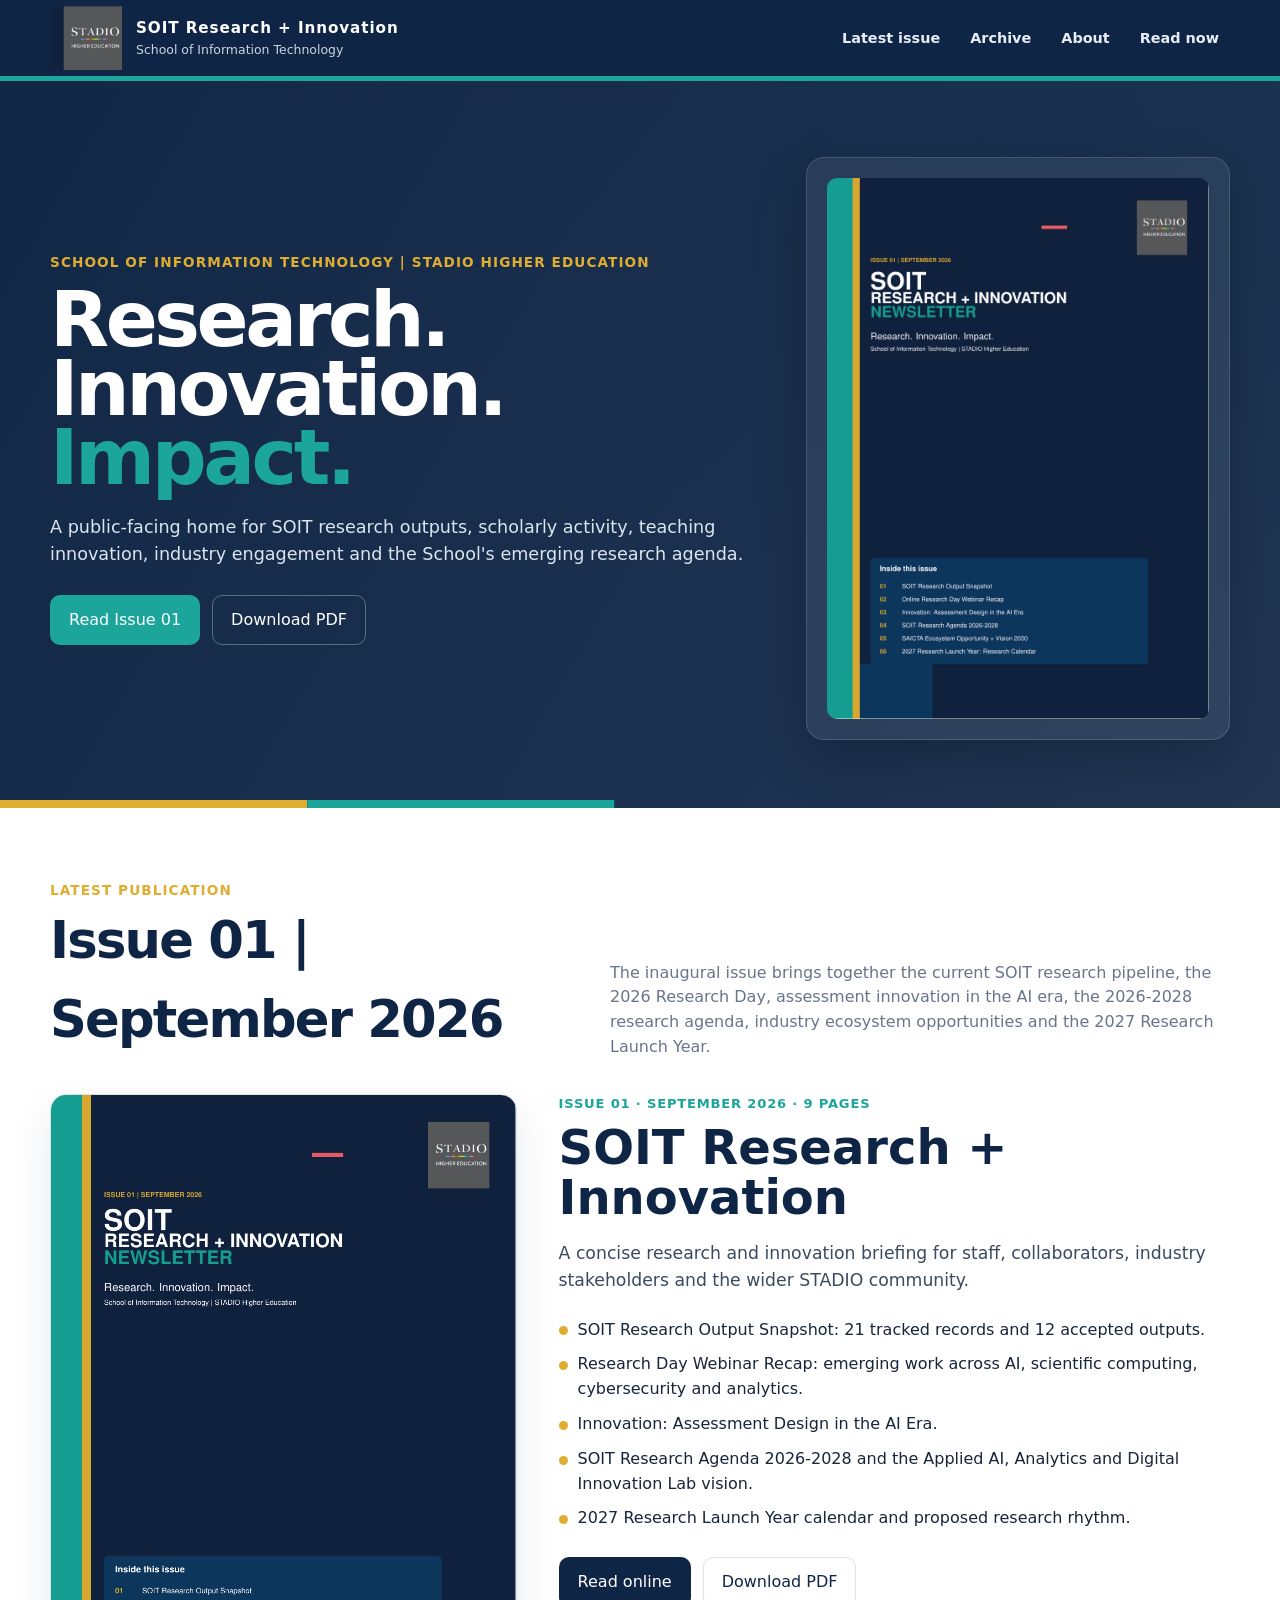
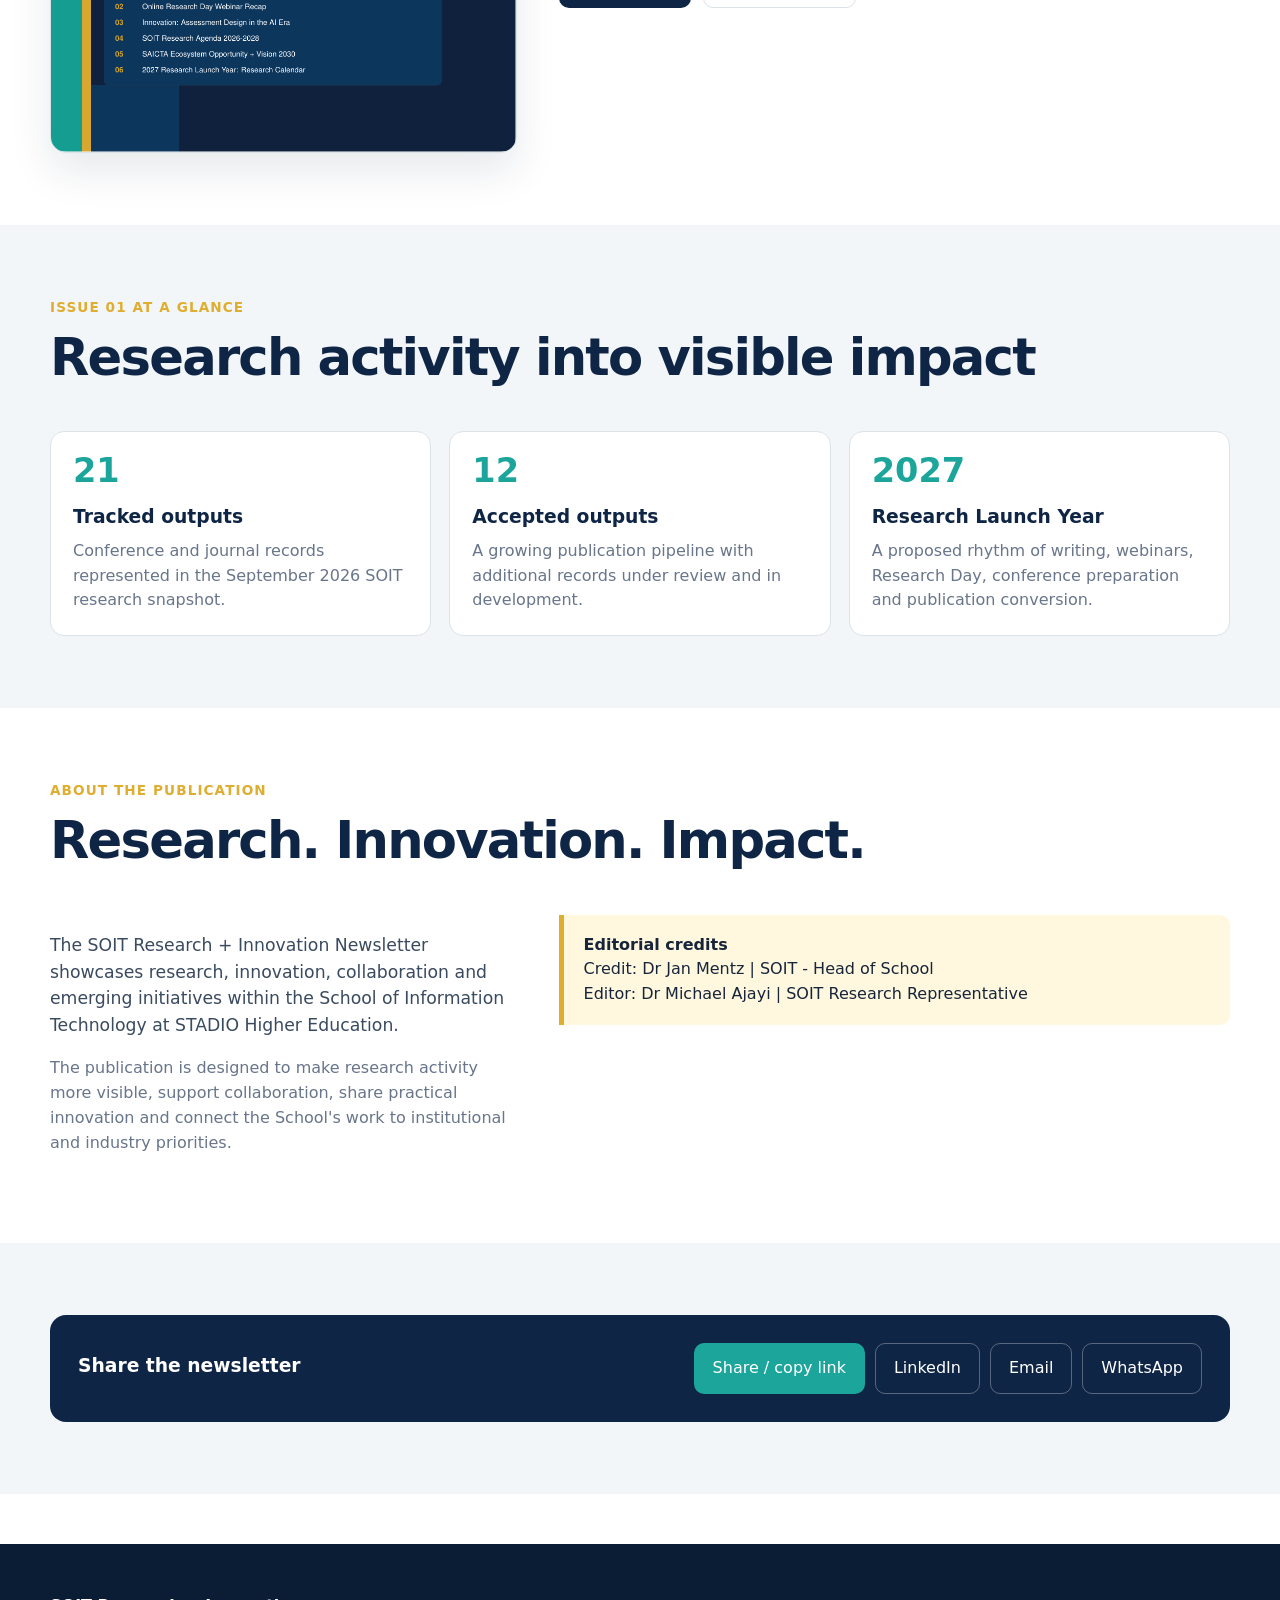
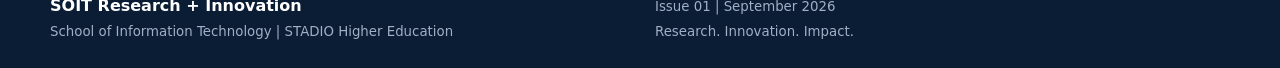
<file: docs/index.html>
<!doctype html>
<html lang="en">
<head>
  <meta charset="utf-8">
  <meta name="viewport" content="width=device-width,initial-scale=1">
  <title>SOIT Research + Innovation | STADIO Higher Education</title>
  <meta name="description" content="Research, innovation and impact from the School of Information Technology at STADIO Higher Education.">
  <meta name="theme-color" content="#0f2545">
  <link rel="alternate" type="application/rss+xml" title="SOIT Research + Innovation" href="feed.xml">
  <link rel="stylesheet" href="assets/css/style.css">
</head>
<body>
<header class="topbar">
  <div class="container nav">
    <a class="brand" href="./">
      <img src="assets/images/stadio-logo.png" alt="STADIO Higher Education">
      <div class="brand-copy"><strong>SOIT Research + Innovation</strong><span>School of Information Technology</span></div>
    </a>
    <nav class="navlinks" aria-label="Primary navigation">
      <a href="#latest">Latest issue</a>
      <a href="archive.html">Archive</a>
      <a href="#about">About</a>
      <a href="latest/">Read now</a>
    </nav>
  </div>
</header>

<main>
  <section class="hero">
    <div class="container hero-grid">
      <div>
        <div class="kicker">School of Information Technology | STADIO Higher Education</div>
        <h1>Research.<br>Innovation.<br><span class="accent">Impact.</span></h1>
        <p>A public-facing home for SOIT research outputs, scholarly activity, teaching innovation, industry engagement and the School's emerging research agenda.</p>
        <div class="actions">
          <a class="btn btn-primary" href="latest/">Read Issue 01</a>
          <a class="btn btn-secondary" href="issues/2026/issue-01/SOIT-Research-Innovation-Newsletter-Sep-2026.pdf">Download PDF</a>
        </div>
      </div>
      <div class="hero-card">
        <img src="assets/images/issue-01-cover.png" alt="Cover of SOIT Research + Innovation Newsletter, Issue 01, September 2026">
      </div>
    </div>
  </section>

  <section id="latest" class="section">
    <div class="container">
      <div class="section-head">
        <div><div class="kicker">Latest publication</div><h2>Issue 01 | September 2026</h2></div>
        <p>The inaugural issue brings together the current SOIT research pipeline, the 2026 Research Day, assessment innovation in the AI era, the 2026-2028 research agenda, industry ecosystem opportunities and the 2027 Research Launch Year.</p>
      </div>
      <div class="latest-grid">
        <a class="cover-wrap" href="latest/" aria-label="Open Issue 01"><img src="assets/images/issue-01-cover.png" alt="Issue 01 cover"></a>
        <div>
          <div class="issue-meta">Issue 01 · September 2026 · 9 pages</div>
          <h3 class="issue-title">SOIT Research + Innovation</h3>
          <p class="lede">A concise research and innovation briefing for staff, collaborators, industry stakeholders and the wider STADIO community.</p>
          <ul class="highlights">
            <li>SOIT Research Output Snapshot: 21 tracked records and 12 accepted outputs.</li>
            <li>Research Day Webinar Recap: emerging work across AI, scientific computing, cybersecurity and analytics.</li>
            <li>Innovation: Assessment Design in the AI Era.</li>
            <li>SOIT Research Agenda 2026-2028 and the Applied AI, Analytics and Digital Innovation Lab vision.</li>
            <li>2027 Research Launch Year calendar and proposed research rhythm.</li>
          </ul>
          <div class="actions">
            <a class="btn btn-navy" href="latest/">Read online</a>
            <a class="btn btn-light" href="issues/2026/issue-01/SOIT-Research-Innovation-Newsletter-Sep-2026.pdf" download>Download PDF</a>
          </div>
        </div>
      </div>
    </div>
  </section>

  <section class="section alt">
    <div class="container">
      <div class="section-head"><div><div class="kicker">Issue 01 at a glance</div><h2>Research activity into visible impact</h2></div></div>
      <div class="cards">
        <article class="card"><div class="num">21</div><h3>Tracked outputs</h3><p>Conference and journal records represented in the September 2026 SOIT research snapshot.</p></article>
        <article class="card"><div class="num">12</div><h3>Accepted outputs</h3><p>A growing publication pipeline with additional records under review and in development.</p></article>
        <article class="card"><div class="num">2027</div><h3>Research Launch Year</h3><p>A proposed rhythm of writing, webinars, Research Day, conference preparation and publication conversion.</p></article>
      </div>
    </div>
  </section>

  <section id="about" class="section">
    <div class="container">
      <div class="section-head"><div><div class="kicker">About the publication</div><h2>Research. Innovation. Impact.</h2></div></div>
      <div class="latest-grid">
        <div>
          <p class="lede">The SOIT Research + Innovation Newsletter showcases research, innovation, collaboration and emerging initiatives within the School of Information Technology at STADIO Higher Education.</p>
          <p class="muted">The publication is designed to make research activity more visible, support collaboration, share practical innovation and connect the School's work to institutional and industry priorities.</p>
        </div>
        <div class="callout">
          <strong>Editorial credits</strong><br>
          Credit: Dr Jan Mentz | SOIT - Head of School<br>
          Editor: Dr Michael Ajayi | SOIT Research Representative
        </div>
      </div>
    </div>
  </section>

  <section class="section alt">
    <div class="container">
      <div class="share-strip">
        <div><h3>Share the newsletter</h3></div>
        <div class="share-actions">
          <button class="btn btn-primary" data-share="native">Share / copy link</button>
          <a class="btn btn-secondary" data-share="linkedin" target="_blank" rel="noopener">LinkedIn</a>
          <a class="btn btn-secondary" data-share="email">Email</a>
          <a class="btn btn-secondary" data-share="whatsapp" target="_blank" rel="noopener">WhatsApp</a>
        </div>
      </div>
    </div>
  </section>
</main>

<footer class="footer">
  <div class="container footer-grid">
    <div><strong>SOIT Research + Innovation</strong><br><small>School of Information Technology | STADIO Higher Education</small></div>
    <div><small>Issue 01 | September 2026<br>Research. Innovation. Impact.</small></div>
  </div>
</footer>
<script src="assets/js/site.js"></script>
</body>
</html>
</file>
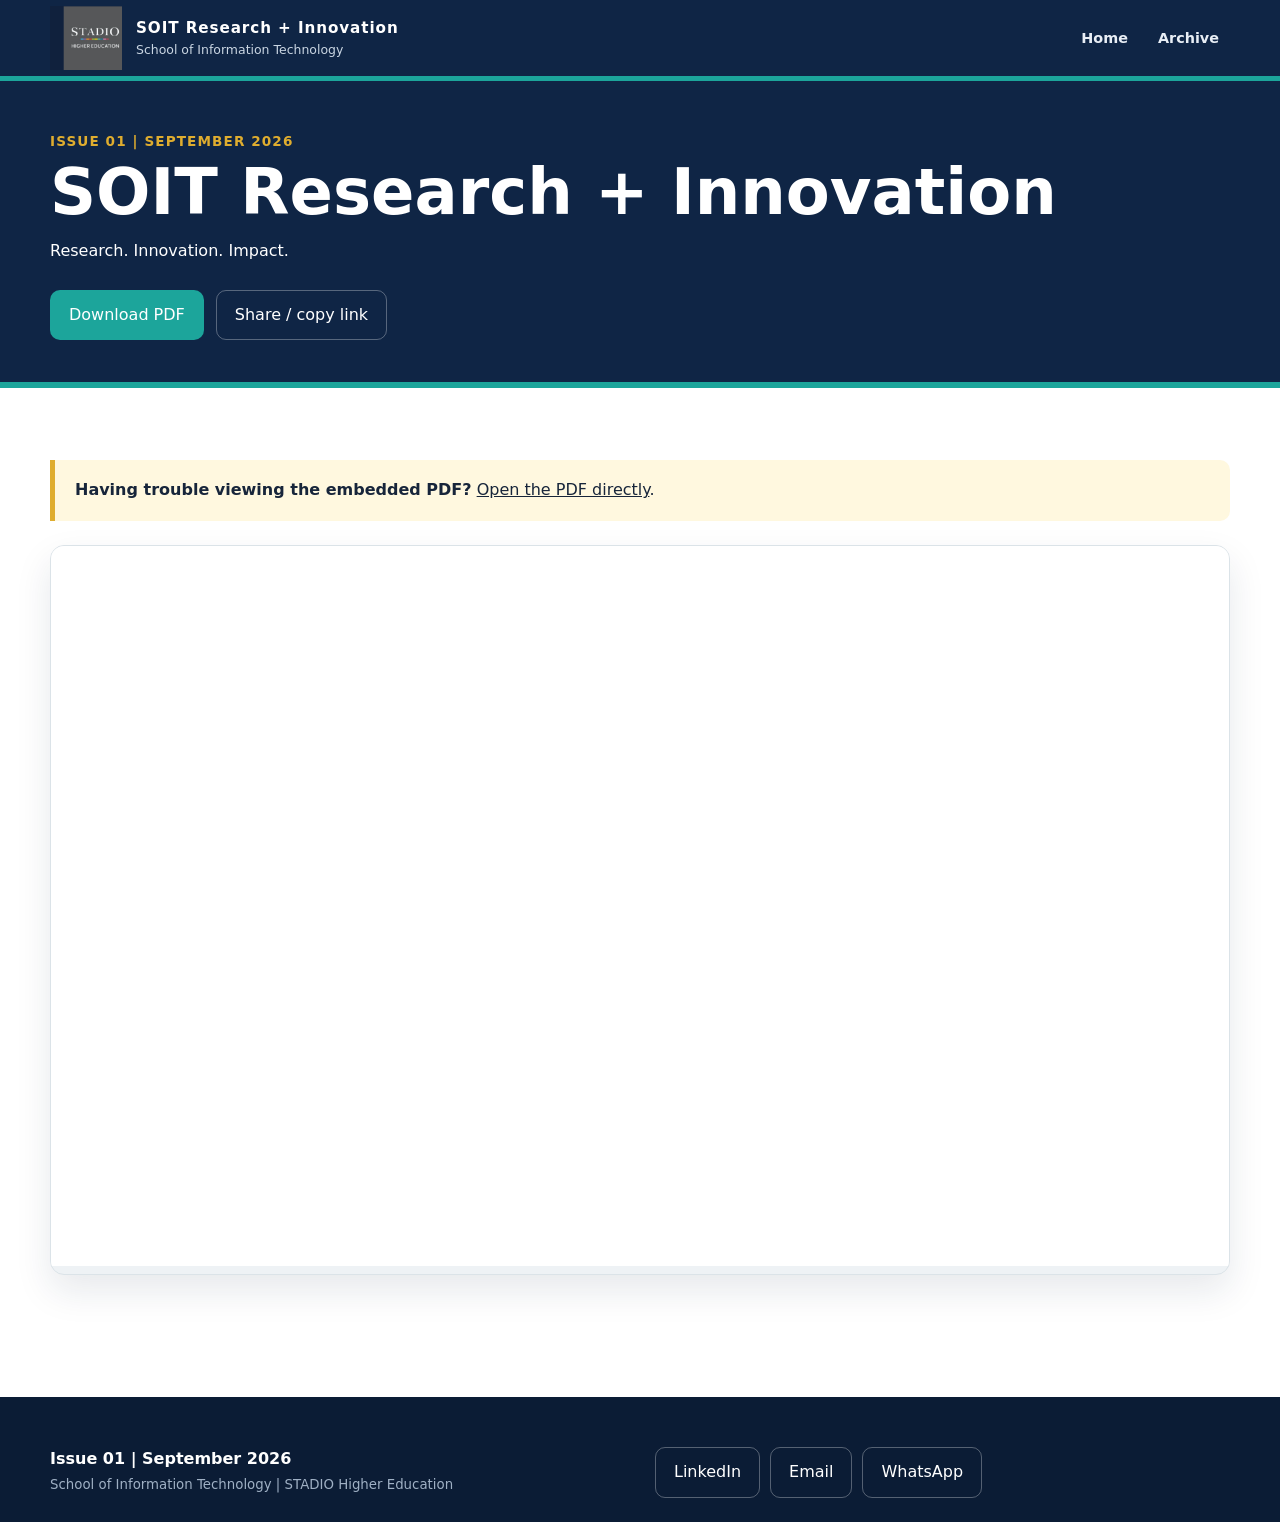
<file: docs/latest/index.html>
<!doctype html>
<html lang="en"><head><meta charset="utf-8"><meta name="viewport" content="width=device-width,initial-scale=1"><meta http-equiv="refresh" content="0; url=../issues/2026/issue-01/"><link rel="canonical" href="../issues/2026/issue-01/"><title>Latest issue | SOIT Research + Innovation</title></head><body><p>Redirecting to the latest issue. <a href="../issues/2026/issue-01/">Continue</a>.</p></body></html>
</file>
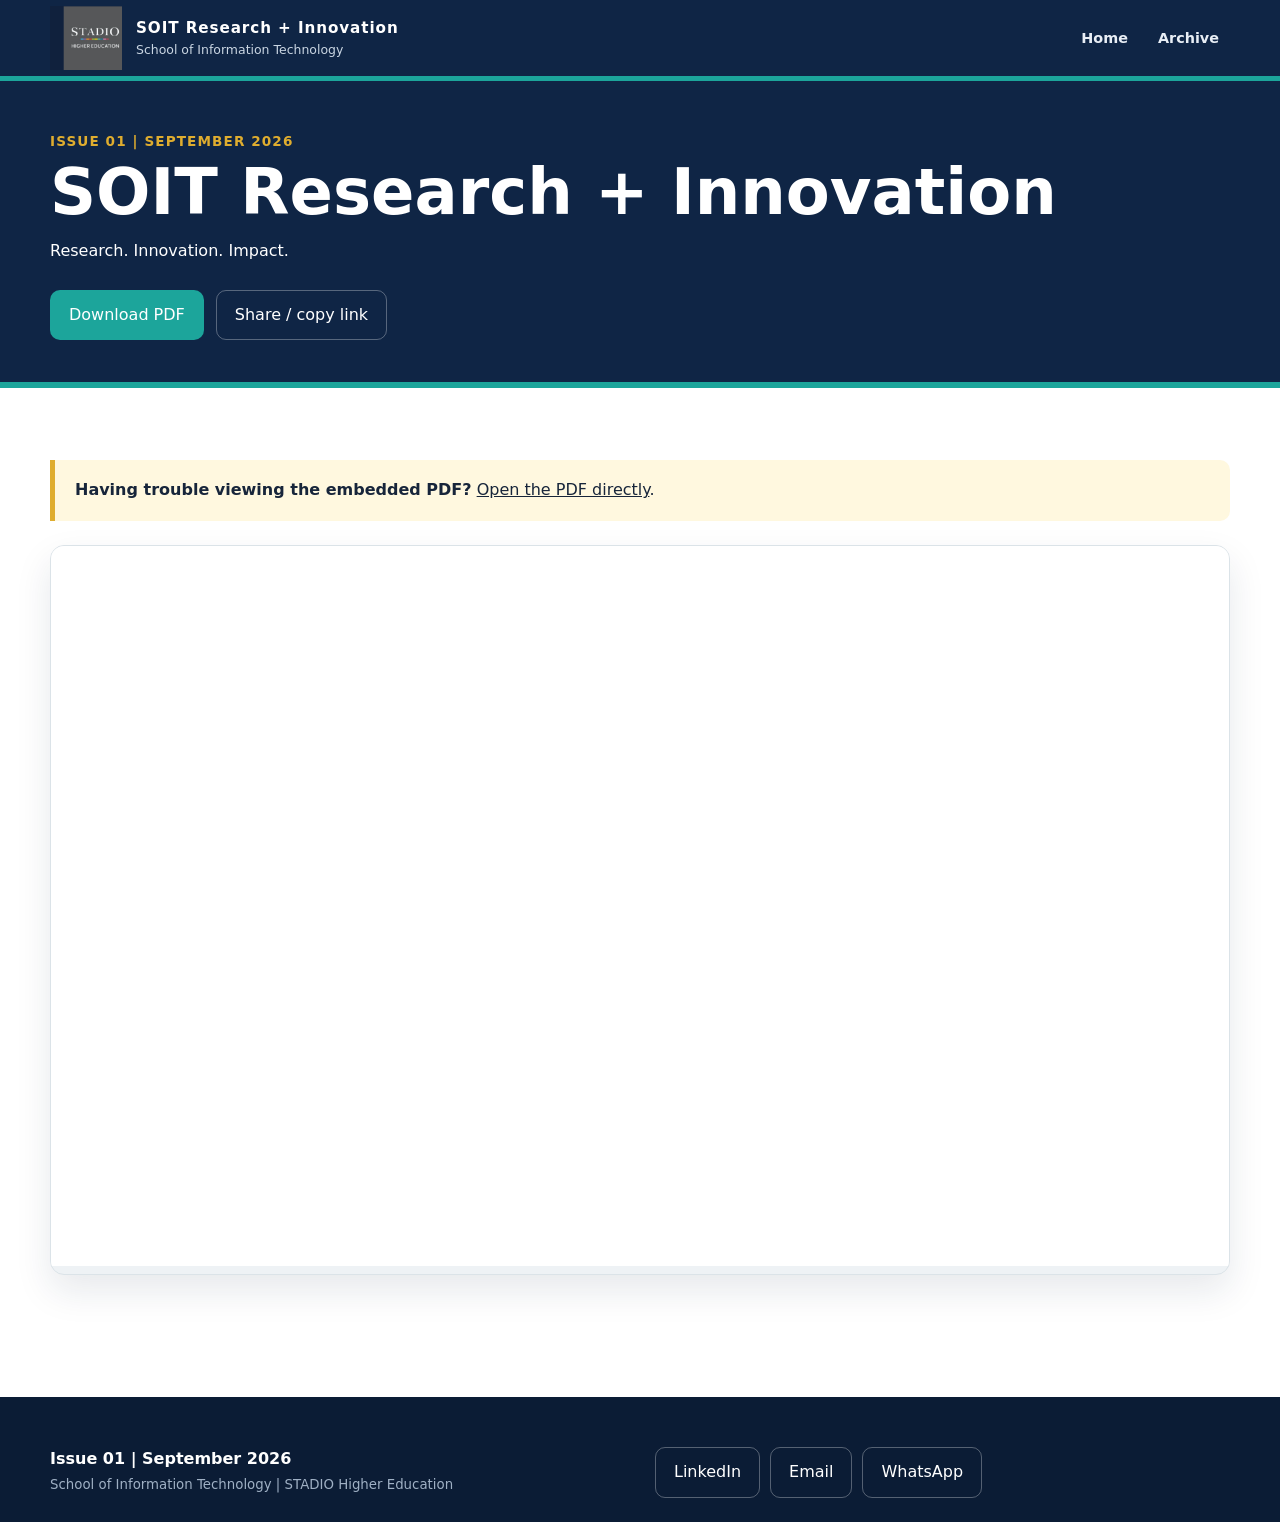
<file: docs/issues/2026/issue-01/index.html>
<!doctype html>
<html lang="en">
<head>
  <meta charset="utf-8"><meta name="viewport" content="width=device-width,initial-scale=1">
  <title>Issue 01 | September 2026 | SOIT Research + Innovation</title>
  <meta name="description" content="SOIT Research + Innovation Newsletter, Issue 01, September 2026.">
  <link rel="stylesheet" href="../../../assets/css/style.css">
</head>
<body>
<header class="topbar"><div class="container nav">
  <a class="brand" href="../../../"><img src="../../../assets/images/stadio-logo.png" alt="STADIO Higher Education"><div class="brand-copy"><strong>SOIT Research + Innovation</strong><span>School of Information Technology</span></div></a>
  <nav class="navlinks"><a href="../../../">Home</a><a href="../../../archive.html">Archive</a></nav>
</div></header>
<main>
  <section class="issue-hero"><div class="container">
    <div class="kicker">Issue 01 | September 2026</div>
    <h1>SOIT Research + Innovation</h1>
    <p>Research. Innovation. Impact.</p>
    <div class="actions"><a class="btn btn-primary" href="SOIT-Research-Innovation-Newsletter-Sep-2026.pdf" download>Download PDF</a><button class="btn btn-secondary" data-share="native">Share / copy link</button></div>
  </div></section>
  <section class="section"><div class="container">
    <div class="callout" style="margin-bottom:24px"><strong>Having trouble viewing the embedded PDF?</strong> <a href="SOIT-Research-Innovation-Newsletter-Sep-2026.pdf">Open the PDF directly</a>.</div>
    <div class="pdf-shell"><iframe title="SOIT Research + Innovation Issue 01 PDF" src="SOIT-Research-Innovation-Newsletter-Sep-2026.pdf#view=FitH"></iframe></div>
  </div></section>
</main>
<footer class="footer"><div class="container footer-grid"><div><strong>Issue 01 | September 2026</strong><br><small>School of Information Technology | STADIO Higher Education</small></div><div class="share-actions"><a class="btn btn-secondary" data-share="linkedin" target="_blank" rel="noopener">LinkedIn</a><a class="btn btn-secondary" data-share="email">Email</a><a class="btn btn-secondary" data-share="whatsapp" target="_blank" rel="noopener">WhatsApp</a></div></div></footer>
<script src="../../../assets/js/site.js"></script>
</body>
</html>
</file>
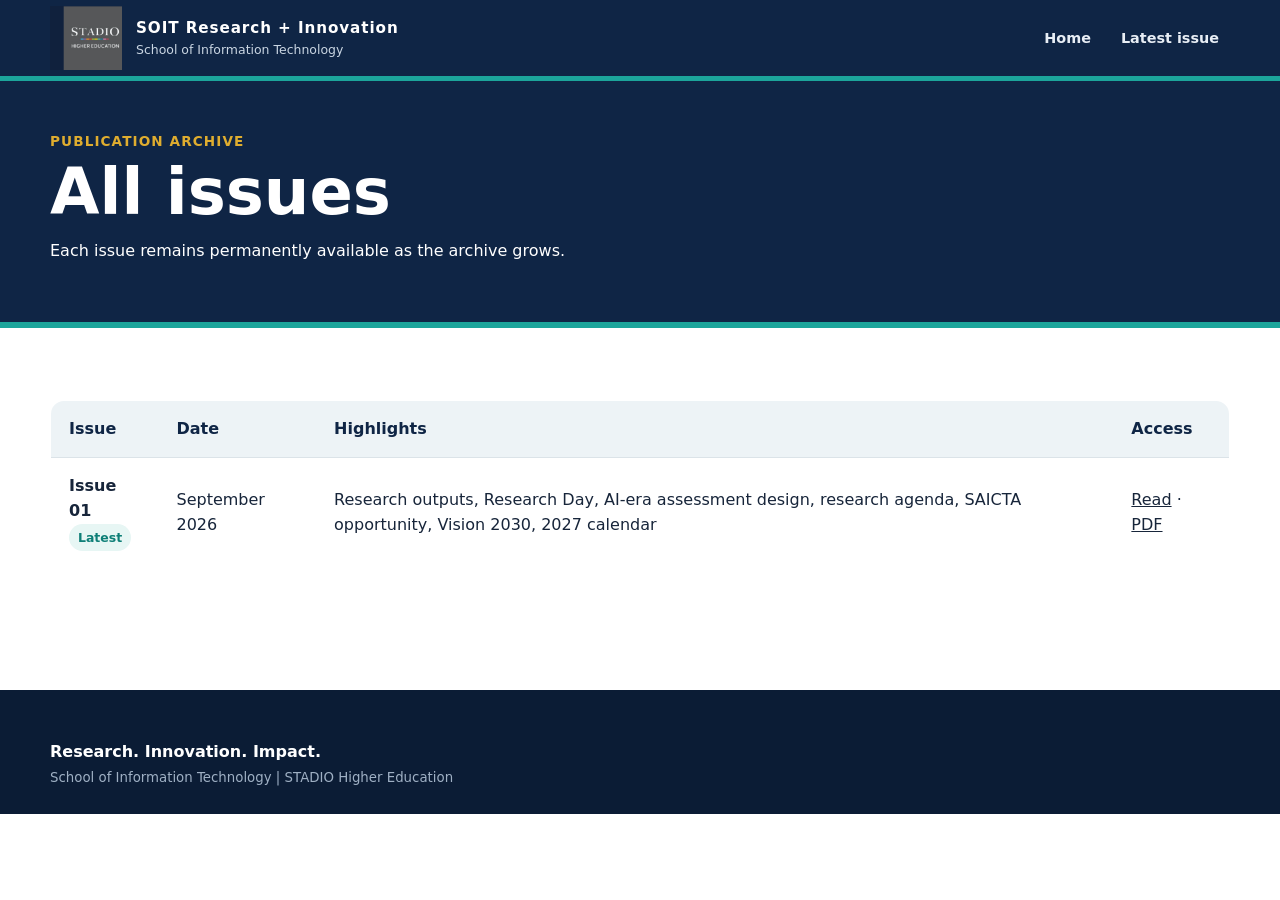
<file: docs/archive.html>
<!doctype html>
<html lang="en">
<head>
  <meta charset="utf-8"><meta name="viewport" content="width=device-width,initial-scale=1">
  <title>Archive | SOIT Research + Innovation</title>
  <meta name="description" content="Archive of SOIT Research + Innovation newsletters from STADIO Higher Education.">
  <link rel="stylesheet" href="assets/css/style.css">
</head>
<body>
<header class="topbar"><div class="container nav">
  <a class="brand" href="./"><img src="assets/images/stadio-logo.png" alt="STADIO Higher Education"><div class="brand-copy"><strong>SOIT Research + Innovation</strong><span>School of Information Technology</span></div></a>
  <nav class="navlinks"><a href="index.html">Home</a><a href="latest/">Latest issue</a></nav>
</div></header>
<main>
  <section class="issue-hero"><div class="container"><div class="kicker">Publication archive</div><h1>All issues</h1><p>Each issue remains permanently available as the archive grows.</p></div></section>
  <section class="section"><div class="container">
    <table class="archive-table">
      <thead><tr><th>Issue</th><th>Date</th><th>Highlights</th><th>Access</th></tr></thead>
      <tbody><tr><td><strong>Issue 01</strong><br><span class="tag">Latest</span></td><td>September 2026</td><td>Research outputs, Research Day, AI-era assessment design, research agenda, SAICTA opportunity, Vision 2030, 2027 calendar</td><td><a href="issues/2026/issue-01/">Read</a> · <a href="issues/2026/issue-01/SOIT-Research-Innovation-Newsletter-Sep-2026.pdf">PDF</a></td></tr></tbody>
    </table>
  </div></section>
</main>
<footer class="footer"><div class="container"><strong>Research. Innovation. Impact.</strong><br><small>School of Information Technology | STADIO Higher Education</small></div></footer>
</body>
</html>
</file>
<file: docs/assets/css/style.css>
:root {
  --navy: #0f2545;
  --navy-2: #163b63;
  --teal: #1ca59b;
  --gold: #dfad2f;
  --coral: #eb6370;
  --ink: #17253a;
  --muted: #68758a;
  --paper: #ffffff;
  --soft: #f3f6f8;
  --line: #dbe3e8;
  --max: 1180px;
}
* { box-sizing: border-box; }
html { scroll-behavior: smooth; }
body {
  margin: 0;
  font-family: Inter, ui-sans-serif, system-ui, -apple-system, BlinkMacSystemFont, "Segoe UI", sans-serif;
  color: var(--ink);
  background: var(--paper);
  line-height: 1.55;
}
a { color: inherit; }
img { max-width: 100%; display: block; }
.container { width: min(var(--max), calc(100% - 40px)); margin: 0 auto; }
.topbar {
  background: var(--navy);
  color: white;
  border-bottom: 5px solid var(--teal);
  position: sticky;
  top: 0;
  z-index: 20;
}
.nav {
  min-height: 76px;
  display: flex;
  align-items: center;
  justify-content: space-between;
  gap: 24px;
}
.brand { display: flex; align-items: center; gap: 14px; text-decoration: none; }
.brand img { width: 72px; height: auto; }
.brand-copy strong { display: block; font-size: 0.95rem; letter-spacing: .06em; }
.brand-copy span { display: block; font-size: .78rem; color: #c9d5e2; }
.navlinks { display: flex; flex-wrap: wrap; gap: 8px; align-items: center; }
.navlinks a {
  text-decoration: none;
  color: #e8eef5;
  font-weight: 650;
  font-size: .9rem;
  padding: 9px 11px;
  border-radius: 8px;
}
.navlinks a:hover { background: rgba(255,255,255,.09); }
.hero {
  background:
    linear-gradient(120deg, rgba(15,37,69,.99), rgba(15,37,69,.92)),
    radial-gradient(circle at 85% 10%, rgba(28,165,155,.38), transparent 42%);
  color: white;
  padding: 76px 0 68px;
  position: relative;
  overflow: hidden;
}
.hero::after {
  content: "";
  position: absolute;
  bottom: 0;
  left: 0;
  width: 24%;
  height: 8px;
  background: var(--gold);
  box-shadow: 24vw 0 0 var(--teal);
}
.hero-grid { display: grid; grid-template-columns: 1.25fr .75fr; gap: 48px; align-items: center; }
.kicker { color: var(--gold); font-weight: 800; letter-spacing: .08em; text-transform: uppercase; font-size: .85rem; }
.hero h1 { font-size: clamp(2.6rem, 6vw, 5.6rem); line-height: .9; margin: 12px 0 22px; letter-spacing: -.045em; }
.hero h1 .accent { color: var(--teal); }
.hero p { color: #dce5ef; max-width: 720px; font-size: 1.1rem; }
.hero-card {
  background: rgba(255,255,255,.07);
  border: 1px solid rgba(255,255,255,.14);
  border-radius: 18px;
  padding: 20px;
  box-shadow: 0 20px 50px rgba(0,0,0,.22);
}
.hero-card img { border-radius: 10px; width: 100%; }
.actions { display: flex; flex-wrap: wrap; gap: 12px; margin-top: 26px; }
.btn {
  display: inline-flex;
  align-items: center;
  justify-content: center;
  gap: 8px;
  border-radius: 10px;
  padding: 12px 18px;
  text-decoration: none;
  font-weight: 800;
  border: 1px solid transparent;
  cursor: pointer;
  font: inherit;
}
.btn-primary { background: var(--teal); color: white; }
.btn-primary:hover { filter: brightness(.95); }
.btn-secondary { background: transparent; border-color: rgba(255,255,255,.3); color: white; }
.btn-light { background: white; border-color: var(--line); color: var(--navy); }
.btn-navy { background: var(--navy); color: white; }
.section { padding: 72px 0; }
.section.alt { background: var(--soft); }
.section-head { display: flex; align-items: end; justify-content: space-between; gap: 20px; margin-bottom: 34px; }
.section-head h2 { font-size: clamp(2rem, 4vw, 3.2rem); margin: 0; letter-spacing: -.035em; color: var(--navy); }
.section-head p { max-width: 620px; color: var(--muted); margin: 0; }
.latest-grid { display: grid; grid-template-columns: .82fr 1.18fr; gap: 42px; align-items: start; }
.cover-wrap {
  border: 1px solid var(--line);
  border-radius: 16px;
  overflow: hidden;
  background: white;
  box-shadow: 0 18px 42px rgba(15,37,69,.10);
}
.cover-wrap img { width: 100%; }
.issue-meta { color: var(--teal); font-weight: 800; text-transform: uppercase; letter-spacing: .06em; font-size: .82rem; }
.issue-title { font-size: clamp(2rem, 4vw, 3rem); line-height: 1.05; margin: 8px 0 16px; color: var(--navy); }
.lede { font-size: 1.08rem; color: #3a4a5f; }
.highlights { display: grid; gap: 10px; margin: 24px 0; padding: 0; list-style: none; }
.highlights li { display: flex; gap: 10px; align-items: flex-start; }
.highlights li::before { content: ""; width: 9px; height: 9px; border-radius: 999px; background: var(--gold); margin-top: .55em; flex: 0 0 auto; }
.cards { display: grid; grid-template-columns: repeat(3,1fr); gap: 18px; }
.card { background: white; border: 1px solid var(--line); border-radius: 14px; padding: 22px; }
.card h3 { margin: 0 0 8px; color: var(--navy); }
.card p { margin: 0; color: var(--muted); }
.card .num { font-size: 2.1rem; line-height: 1; font-weight: 900; color: var(--teal); margin-bottom: 14px; }
.archive-table { width: 100%; border-collapse: collapse; background: white; border: 1px solid var(--line); border-radius: 14px; overflow: hidden; }
.archive-table th, .archive-table td { padding: 16px 18px; border-bottom: 1px solid var(--line); text-align: left; }
.archive-table th { color: var(--navy); background: #edf3f6; }
.archive-table tr:last-child td { border-bottom: 0; }
.tag { display: inline-block; padding: 4px 9px; border-radius: 999px; background: #e7f6f4; color: #0e7f77; font-size: .78rem; font-weight: 800; }
.share-strip { background: var(--navy); color: white; border-radius: 16px; padding: 28px; display: flex; align-items: center; justify-content: space-between; gap: 24px; }
.share-strip h3 { margin: 0 0 6px; }
.share-strip p { margin: 0; color: #d5dfeb; }
.share-actions { display: flex; flex-wrap: wrap; gap: 10px; }
.issue-hero { background: var(--navy); color: white; padding: 50px 0 42px; border-bottom: 6px solid var(--teal); }
.issue-hero h1 { font-size: clamp(2.2rem,5vw,4.2rem); line-height: .95; margin: 10px 0 16px; }
.pdf-shell { border: 1px solid var(--line); border-radius: 14px; overflow: hidden; background: #eef2f5; box-shadow: 0 16px 36px rgba(15,37,69,.10); }
.pdf-shell iframe { width: 100%; height: 78vh; min-height: 720px; border: 0; background: #fff; }
.callout { border-left: 5px solid var(--gold); background: #fff8df; padding: 18px 20px; border-radius: 0 10px 10px 0; }
.footer { background: #0b1c35; color: #d5dfeb; padding: 50px 0 24px; margin-top: 50px; }
.footer-grid { display: grid; grid-template-columns: 1fr 1fr; gap: 30px; }
.footer strong { color: white; }
.footer small { color: #9fb0c4; }
.muted { color: var(--muted); }
code { background: #eef2f5; padding: .15em .35em; border-radius: 5px; }
@media (max-width: 860px) {
  .nav { align-items: flex-start; padding: 14px 0; flex-direction: column; }
  .navlinks { width: 100%; overflow-x: auto; flex-wrap: nowrap; }
  .hero-grid, .latest-grid, .footer-grid { grid-template-columns: 1fr; }
  .hero-card { max-width: 520px; }
  .cards { grid-template-columns: 1fr; }
  .share-strip { flex-direction: column; align-items: flex-start; }
  .pdf-shell iframe { min-height: 560px; height: 70vh; }
}
@media (max-width: 560px) {
  .container { width: min(var(--max), calc(100% - 28px)); }
  .section { padding: 50px 0; }
  .hero { padding: 52px 0 50px; }
  .brand-copy span { display: none; }
  .archive-table th:nth-child(3), .archive-table td:nth-child(3) { display: none; }
}
</file>
